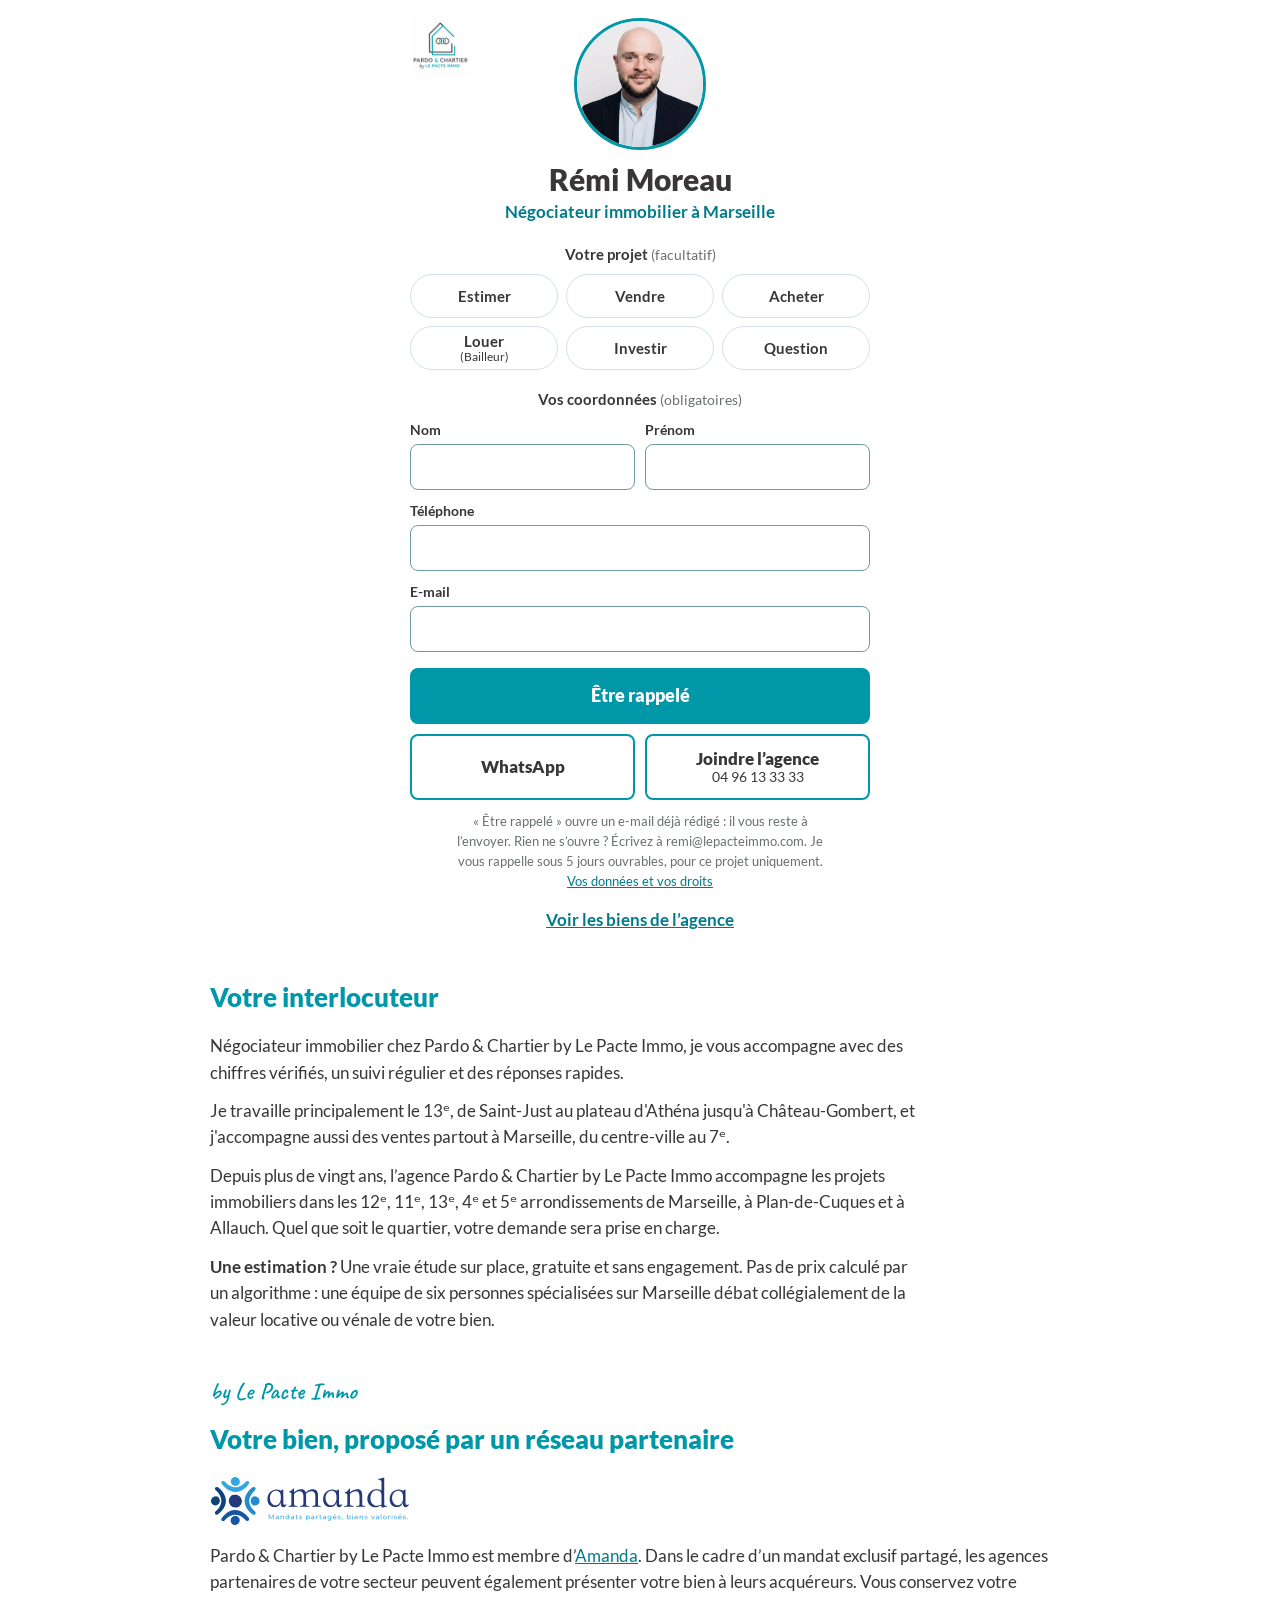
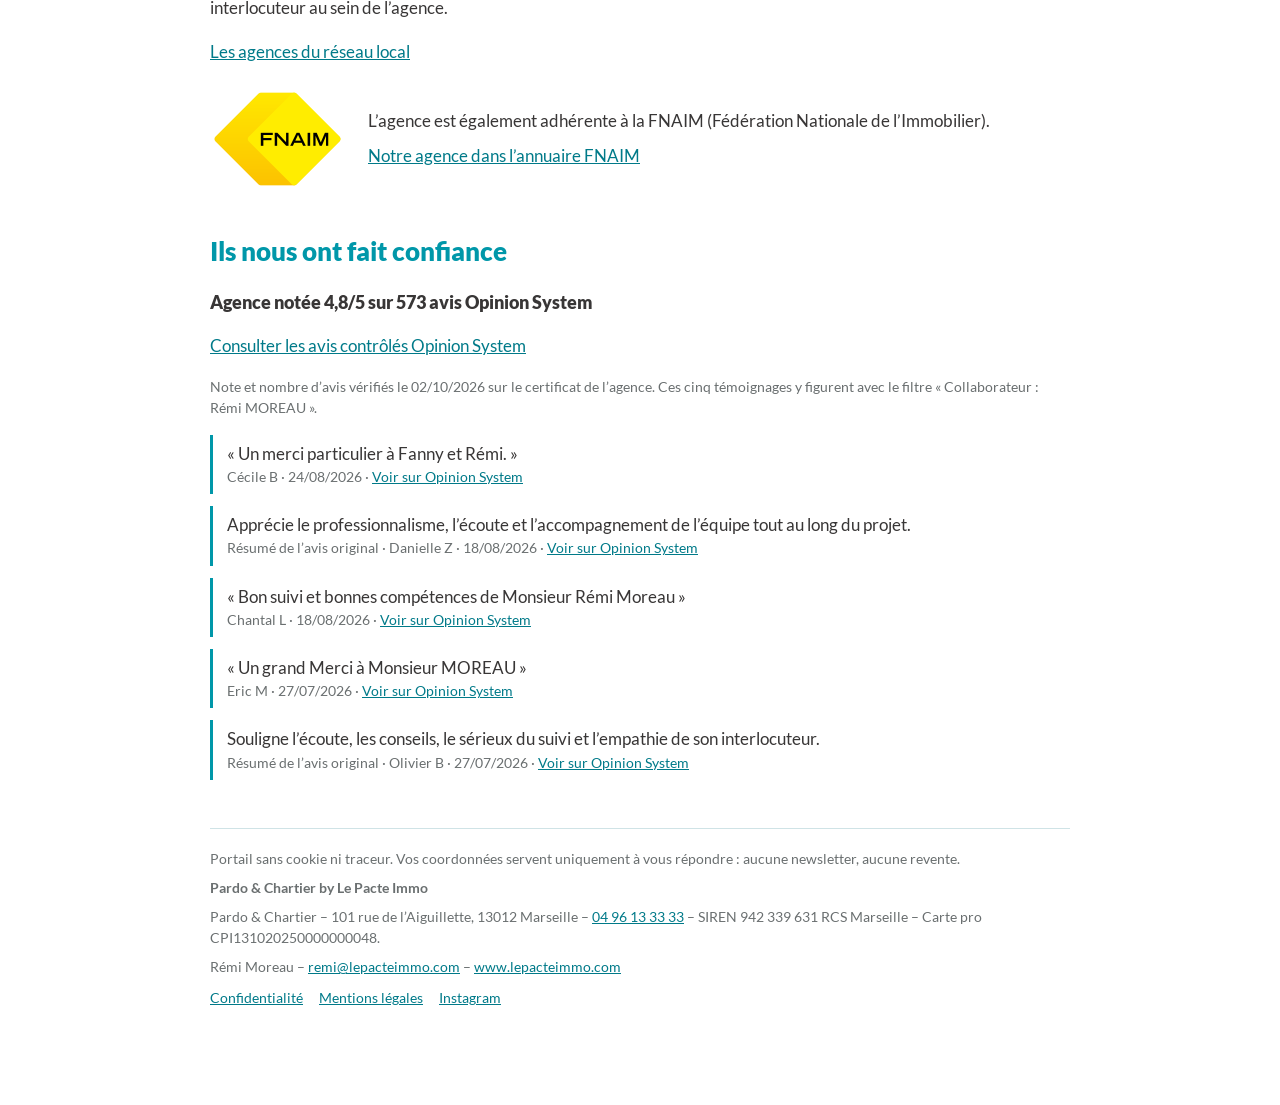
<file: index.html>
<!doctype html>
<html lang="fr">
<head>
<meta charset="utf-8">
<meta http-equiv="Content-Security-Policy" content="default-src 'none'; script-src 'self'; style-src 'self'; img-src 'self'; font-src 'self'; connect-src 'none'; form-action 'none'; base-uri 'none'">
<meta name="referrer" content="no-referrer">
<meta name="viewport" content="width=device-width,initial-scale=1,viewport-fit=cover">
<title>Rémi Moreau | Votre projet immobilier à Marseille</title>
<meta name="description" content="Vendre, acheter, louer, investir ou faire estimer un bien à Marseille : échangez directement avec Rémi Moreau, négociateur immobilier chez Pardo & Chartier by Le Pacte Immo.">
<meta property="og:title" content="Rémi Moreau | Votre projet immobilier à Marseille">
<meta property="og:description" content="Vendre, acheter, louer, investir ou faire estimer un bien : échangez directement avec moi.">
<meta property="og:image" content="https://remi-moreau-contact.vercel.app/apercu.jpg">
<meta property="og:image:width" content="1200">
<meta property="og:image:height" content="630">
<meta property="og:image:alt" content="Rémi Moreau, négociateur immobilier à Marseille – Pardo &amp; Chartier by Le Pacte Immo">
<meta property="og:type" content="website">
<meta property="og:url" content="https://remi-moreau-contact.vercel.app/">
<meta property="og:site_name" content="Pardo &amp; Chartier by Le Pacte Immo">
<meta property="og:locale" content="fr_FR">
<meta name="twitter:card" content="summary_large_image">
<link rel="canonical" href="https://remi-moreau-contact.vercel.app/">
<link rel="icon" href="remi-moreau.jpg">
<link rel="stylesheet" href="style.css?v=6">
</head>
<body>
<div class="wrap">
  <main>
    <section class="hero" aria-labelledby="qui">
      <img class="hero-logo" src="logo-pardo-chartier.png" alt="Pardo &amp; Chartier by Le Pacte Immo" width="64" height="64">
      <img class="hero-photo" src="portrait.webp" alt="Portrait de Rémi Moreau" width="132" height="132">
      <h1 id="qui">Rémi Moreau</h1>
      <p class="role">Négociateur immobilier à Marseille</p>

      <div class="projet">
        <p class="label" id="projet-label">Votre projet <small>(facultatif)</small></p>
        <div class="chips" role="group" aria-labelledby="projet-label">
          <button class="chip" type="button" aria-pressed="false" data-projet="Estimer mon bien">Estimer</button>
          <button class="chip" type="button" aria-pressed="false" data-projet="Vendre">Vendre</button>
          <button class="chip" type="button" aria-pressed="false" data-projet="Acheter">Acheter</button>
          <button class="chip" type="button" aria-pressed="false" data-projet="Louer mon bien (bailleur)">Louer <small>(Bailleur)</small></button>
          <button class="chip" type="button" aria-pressed="false" data-projet="Investir">Investir</button>
          <button class="chip" type="button" aria-pressed="false" data-projet="Une question">Question</button>
        </div>
      </div>

      <form class="lead" id="lead" aria-labelledby="coord-label" novalidate>
        <p class="label" id="coord-label">Vos coordonnées <small>(obligatoires)</small></p>
        <div class="row2">
          <label class="f" for="nom">Nom<input id="nom" name="nom" type="text" autocomplete="family-name" autocapitalize="words" spellcheck="false" enterkeyhint="next" maxlength="60" required></label>
          <label class="f" for="prenom">Prénom<input id="prenom" name="prenom" type="text" autocomplete="given-name" autocapitalize="words" spellcheck="false" enterkeyhint="next" maxlength="60" required></label>
        </div>
        <label class="f" for="tel">Téléphone<input id="tel" name="tel" type="tel" autocomplete="tel" inputmode="tel" enterkeyhint="next" maxlength="24" required></label>
        <label class="f" for="email">E-mail<input id="email" name="email" type="email" autocomplete="email" inputmode="email" autocapitalize="off" spellcheck="false" enterkeyhint="go" maxlength="120" required></label>
        <p class="msg err" id="err" role="alert" hidden></p>
      </form>

      <div class="actions">
        <a class="btn primary big" data-send="rappel" href="sms:+33609712791?&amp;body=Bonjour%20R%C3%A9mi%2C%20je%20vous%20demande%20de%20me%20rappeler%20au%20sujet%20de%20mon%20projet%20immobilier.">Être rappelé</a>
        <a class="btn ghost" data-send="whatsapp" href="https://wa.me/33609712791?text=Bonjour%20R%C3%A9mi%2C%20je%20vous%20%C3%A9cris%20au%20sujet%20de%20mon%20projet%20immobilier.%20Vous%20pouvez%20me%20r%C3%A9pondre%20ici%20ou%20me%20rappeler%20%C3%A0%20ce%20num%C3%A9ro." target="_blank" rel="noopener noreferrer">WhatsApp</a>
        <a class="btn ghost" href="tel:+33496133333" aria-label="Joindre l’agence au 04 96 13 33 33">Joindre l’agence<span class="num">04 96 13 33 33</span></a>
      </div>
      <p class="msg ok" id="sent" role="status" hidden></p>
      <p class="fine hint">« Être rappelé » ouvre un <span class="if-m">SMS</span><span class="if-d">e-mail</span> déjà rédigé : il vous reste à l’envoyer.<span class="if-d"> Rien ne s’ouvre ? Écrivez à remi@lepacteimmo.com.</span> Je vous rappelle sous 5 jours ouvrables, pour ce projet uniquement. <a href="confidentialite.html">Vos données et vos droits</a></p>
      <a class="more" href="https://www.leboncoin.fr/boutique/7014169/pardo_chartier_by_le_pacte_immo.htm#online_ads" target="_blank" rel="noopener noreferrer">Voir les biens de l’agence</a>
    </section>

    <h2>Votre interlocuteur</h2>
    <div class="about">
      <p>Négociateur immobilier chez Pardo &amp; Chartier by Le Pacte Immo, je vous accompagne avec des chiffres vérifiés, un suivi régulier et des réponses rapides.</p>
      <p>Je travaille principalement le 13ᵉ, de Saint-Just au plateau d'Athéna jusqu'à Château-Gombert, et j'accompagne aussi des ventes partout à Marseille, du centre-ville au 7ᵉ.</p>
      <p>Depuis plus de vingt ans, l’agence Pardo &amp; Chartier by Le Pacte Immo accompagne les projets immobiliers dans les 12ᵉ, 11ᵉ, 13ᵉ, 4ᵉ et 5ᵉ arrondissements de Marseille, à Plan-de-Cuques et à Allauch. Quel que soit le quartier, votre demande sera prise en charge.</p>
      <p><strong>Une estimation ?</strong> Une vraie étude sur place, gratuite et sans engagement. Pas de prix calculé par un algorithme : une équipe de six personnes spécialisées sur Marseille débat collégialement de la valeur locative ou vénale de votre bien.</p>
    </div>

    <p class="hand">by Le Pacte Immo</p>
    <h2>Votre bien, proposé par un réseau partenaire</h2>
    <p class="plogo"><a href="https://amanda.immo/" target="_blank" rel="noopener noreferrer" aria-label="Découvrir Amanda"><img src="amanda-logo.svg" alt="Amanda" width="200" height="50"></a></p>
    <p>Pardo &amp; Chartier by Le Pacte Immo est membre d’<a href="https://amanda.immo/" target="_blank" rel="noopener noreferrer">Amanda</a>. Dans le cadre d’un mandat exclusif partagé, les agences partenaires de votre secteur peuvent également présenter votre bien à leurs acquéreurs. Vous conservez votre interlocuteur au sein de l’agence.</p>
    <p><a href="https://phoceenne.amepi.fr/" target="_blank" rel="noopener noreferrer">Les agences du réseau local</a></p>
    <div class="partner">
      <a href="https://www.fnaim.fr/agence-immobiliere/923388/43-marseille-12-lepacteimmo.htm" target="_blank" rel="noopener noreferrer" aria-label="Notre agence adhérente à la FNAIM"><img src="fnaim-logo.png" alt="FNAIM" width="134" height="99"></a>
      <div>
        <p>L’agence est également adhérente à la FNAIM (Fédération Nationale de l’Immobilier).</p>
        <a href="https://www.fnaim.fr/agence-immobiliere/923388/43-marseille-12-lepacteimmo.htm" target="_blank" rel="noopener noreferrer">Notre agence dans l’annuaire FNAIM</a>
      </div>
    </div>

    <h2>Ils nous ont fait confiance</h2>
    <p class="rating">Agence notée 4,8/5 sur 573 avis Opinion System</p>
    <p><a href="https://www.opinionsystem.fr/fr-fr/certificate/3081" target="_blank" rel="noopener noreferrer">Consulter les avis contrôlés Opinion System</a></p>
    <p class="note">Note et nombre d’avis vérifiés le 02/10/2026 sur le certificat de l’agence. Ces cinq témoignages y figurent avec le filtre « Collaborateur : Rémi MOREAU ».</p>
    <ul class="reviews">
      <li><p>« Un merci particulier à Fanny et Rémi. »</p><p class="by">Cécile B · 24/08/2026 · <a href="https://www.opinionsystem.fr/fr-fr/certificate/3081" target="_blank" rel="noopener noreferrer">Voir sur Opinion System</a></p></li>
      <li><p>Apprécie le professionnalisme, l’écoute et l’accompagnement de l’équipe tout au long du projet.</p><p class="by">Résumé de l’avis original · Danielle Z · 18/08/2026 · <a href="https://www.opinionsystem.fr/fr-fr/certificate/3081" target="_blank" rel="noopener noreferrer">Voir sur Opinion System</a></p></li>
      <li><p>« Bon suivi et bonnes compétences de Monsieur Rémi Moreau »</p><p class="by">Chantal L · 18/08/2026 · <a href="https://www.opinionsystem.fr/fr-fr/certificate/3081" target="_blank" rel="noopener noreferrer">Voir sur Opinion System</a></p></li>
      <li><p>« Un grand Merci à Monsieur MOREAU »</p><p class="by">Eric M · 27/07/2026 · <a href="https://www.opinionsystem.fr/fr-fr/certificate/3081" target="_blank" rel="noopener noreferrer">Voir sur Opinion System</a></p></li>
      <li><p>Souligne l’écoute, les conseils, le sérieux du suivi et l’empathie de son interlocuteur.</p><p class="by">Résumé de l’avis original · Olivier B · 27/07/2026 · <a href="https://www.opinionsystem.fr/fr-fr/certificate/3081" target="_blank" rel="noopener noreferrer">Voir sur Opinion System</a></p></li>
    </ul>
  </main>

  <footer>
    <p>Portail sans cookie ni traceur. Vos coordonnées servent uniquement à vous répondre : aucune newsletter, aucune revente.</p>
    <p><strong>Pardo &amp; Chartier by Le Pacte Immo</strong></p>
    <p>Pardo &amp; Chartier – 101 rue de l’Aiguillette, 13012 Marseille – <a href="tel:+33496133333">04 96 13 33 33</a> – SIREN 942 339 631 RCS Marseille – Carte pro CPI131020250000000048.</p>
    <p>Rémi Moreau – <a href="mailto:remi@lepacteimmo.com">remi@lepacteimmo.com</a> – <a href="https://www.lepacteimmo.com/" target="_blank" rel="noopener noreferrer">www.lepacteimmo.com</a></p>
    <nav><a href="confidentialite.html">Confidentialité</a><a href="mentions.html">Mentions légales</a><a href="https://www.instagram.com/remi.lepacteimmo/" target="_blank" rel="noopener noreferrer">Instagram</a></nav>
  </footer>
</div>

<div class="bar">
  <a class="btn primary" data-send="rappel" href="sms:+33609712791?&amp;body=Bonjour%20R%C3%A9mi%2C%20je%20vous%20demande%20de%20me%20rappeler%20au%20sujet%20de%20mon%20projet%20immobilier.">Être rappelé</a>
  <a class="btn ghost" data-send="whatsapp" href="https://wa.me/33609712791?text=Bonjour%20R%C3%A9mi%2C%20je%20vous%20%C3%A9cris%20au%20sujet%20de%20mon%20projet%20immobilier.%20Vous%20pouvez%20me%20r%C3%A9pondre%20ici%20ou%20me%20rappeler%20%C3%A0%20ce%20num%C3%A9ro." target="_blank" rel="noopener noreferrer">WhatsApp</a>
  <a class="btn ghost" href="tel:+33496133333" aria-label="Joindre l’agence au 04 96 13 33 33">Joindre l’agence<span class="num">04 96 13 33 33</span></a>
</div>

<script src="app.js?v=6"></script>
</body>
</html>
</file>
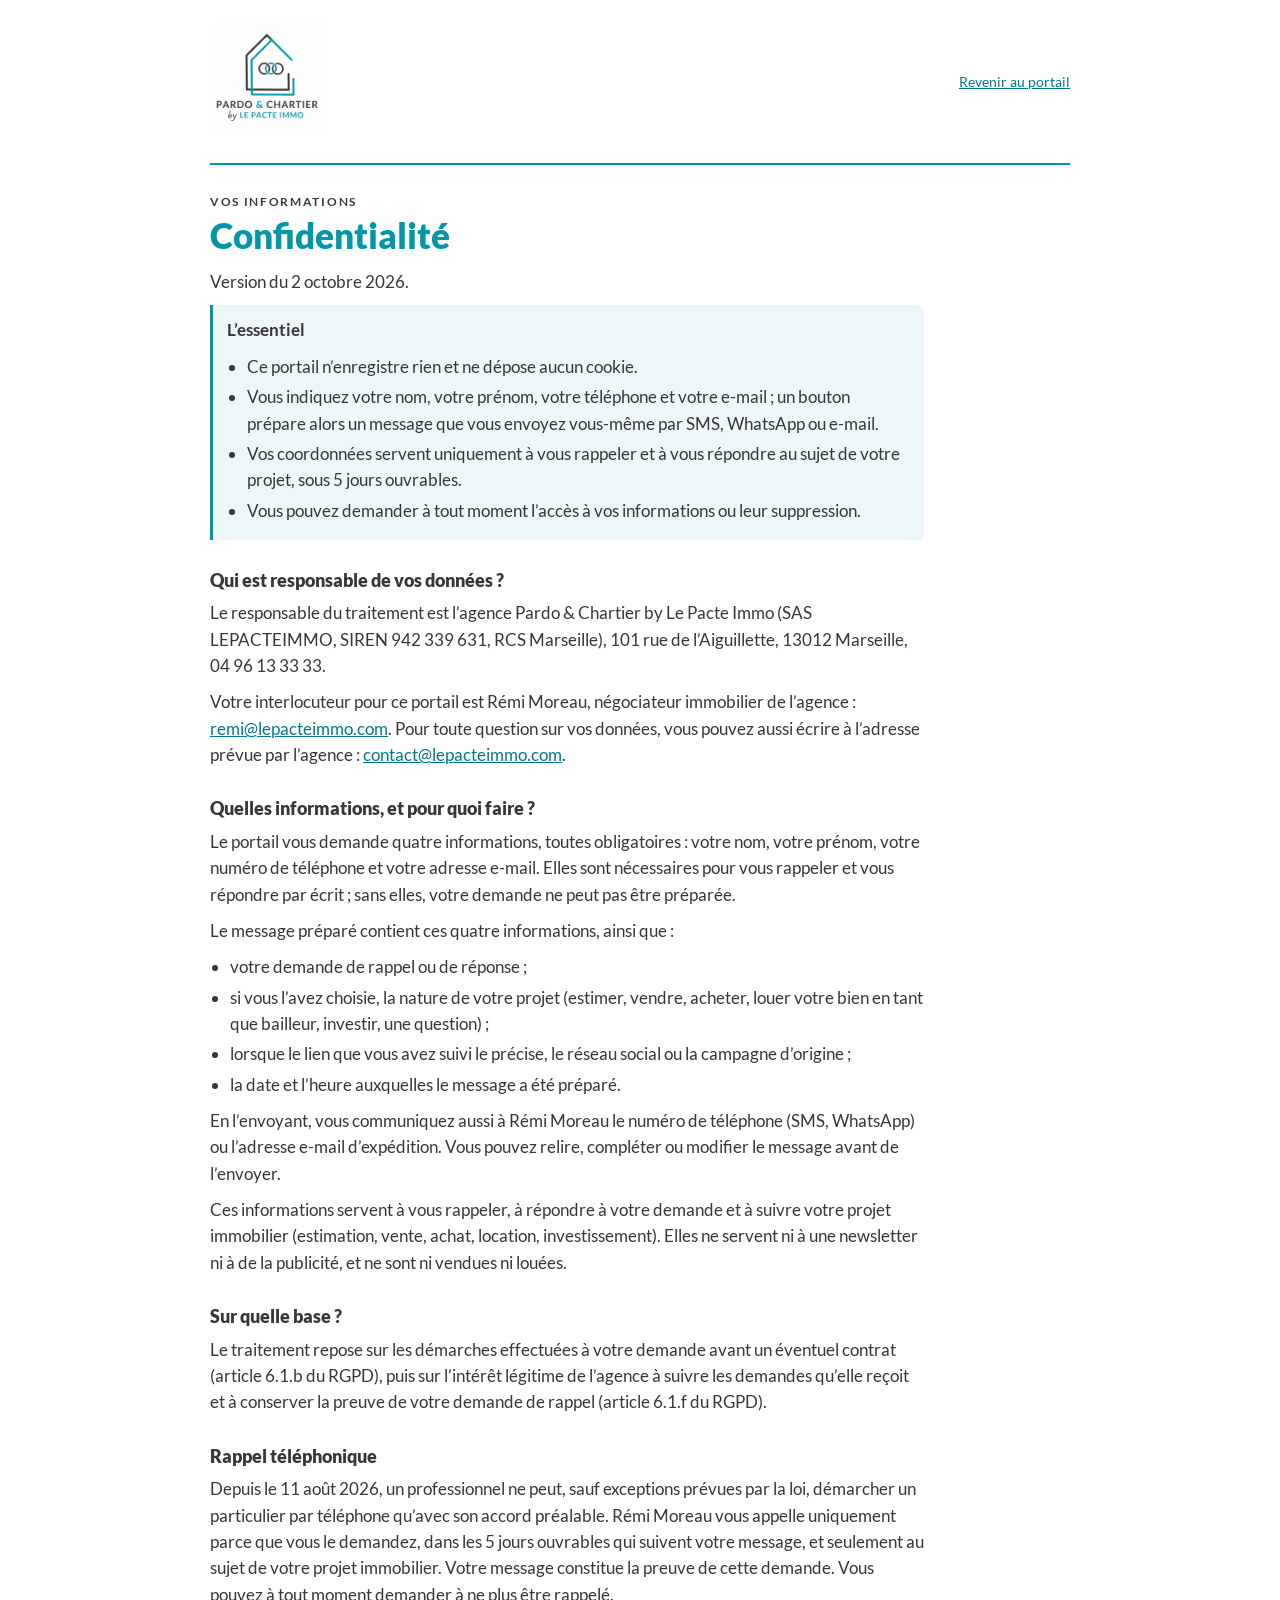
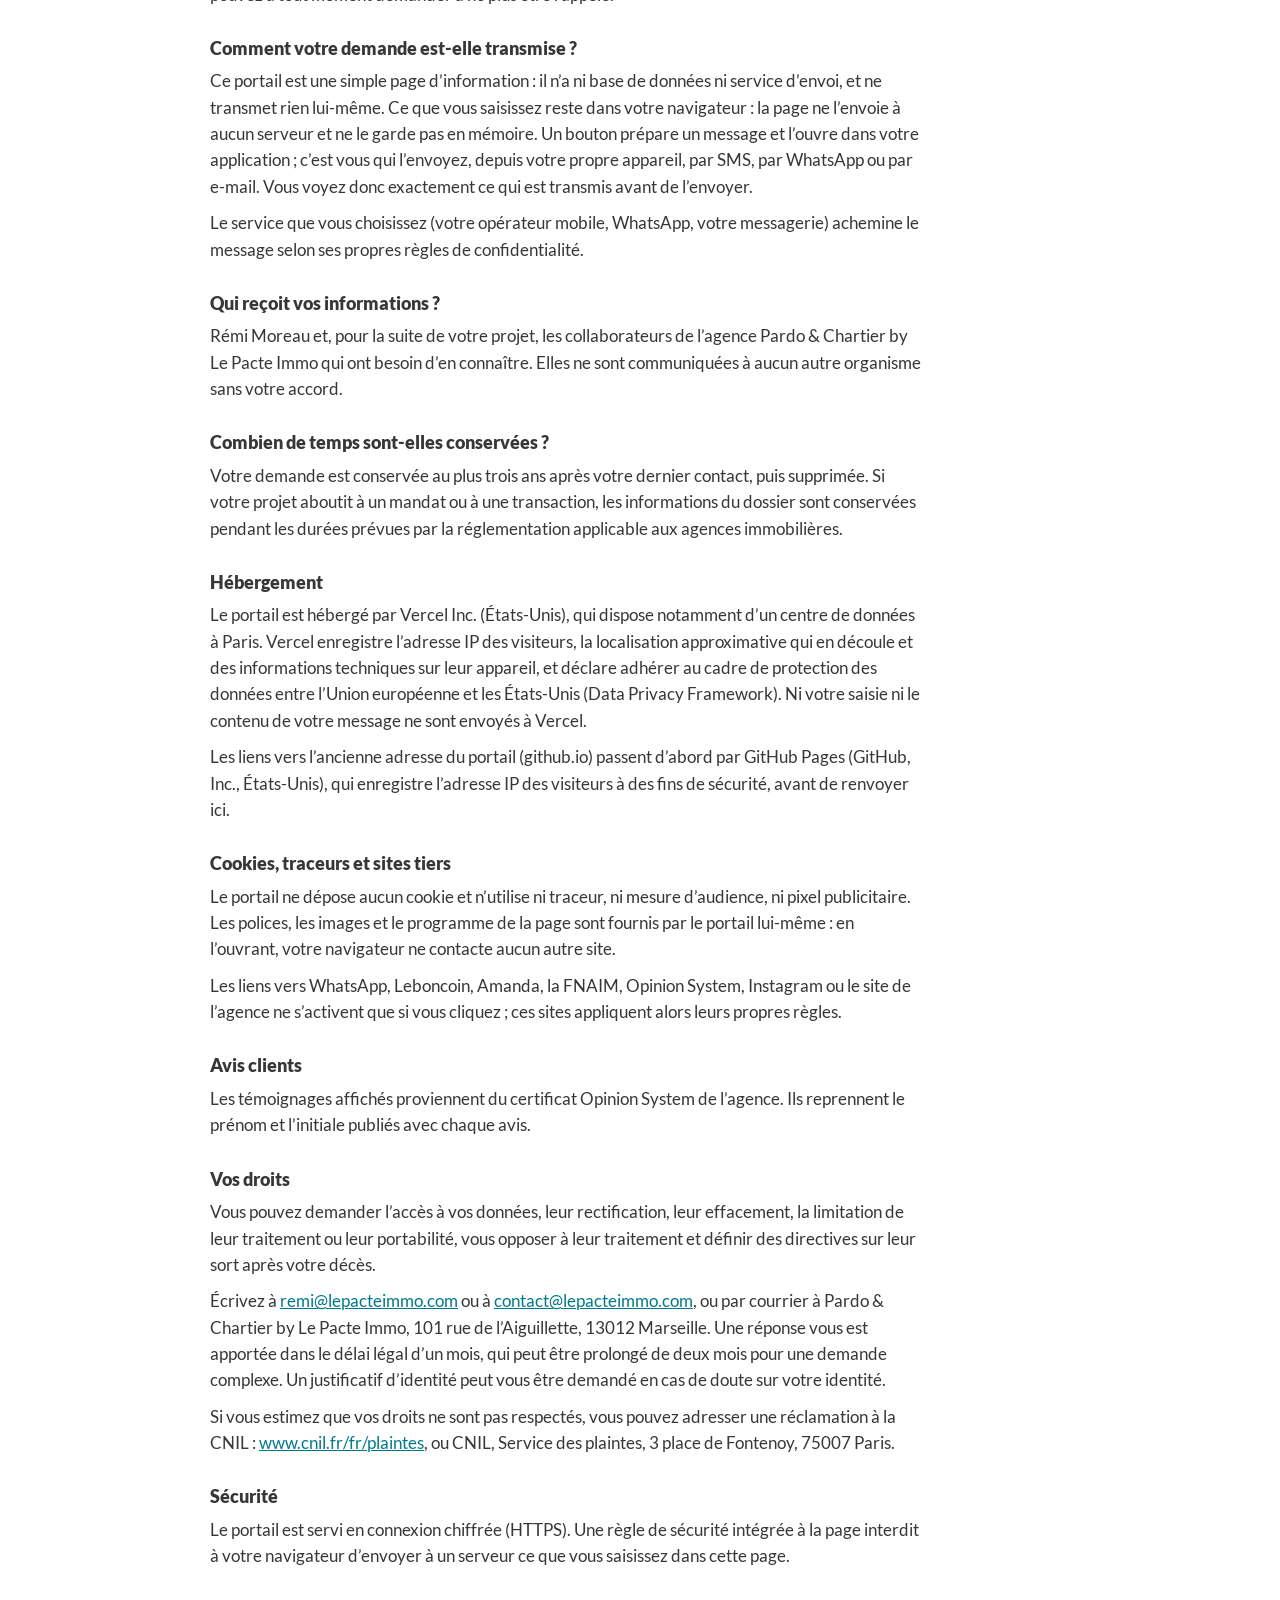
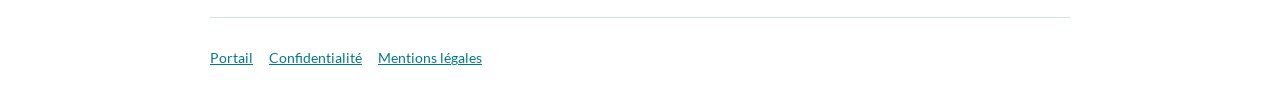
<file: confidentialite.html>
<!doctype html>
<html lang="fr">
<head>
<meta charset="utf-8">
<meta http-equiv="Content-Security-Policy" content="default-src 'none'; style-src 'self'; img-src 'self'; font-src 'self'; form-action 'none'; base-uri 'none'">
<meta name="referrer" content="no-referrer">
<meta name="viewport" content="width=device-width,initial-scale=1,viewport-fit=cover">
<title>Confidentialité | Rémi Moreau</title>
<link rel="icon" href="remi-moreau.jpg">
<link rel="stylesheet" href="style.css?v=6">
</head>
<body class="legal">
<div class="wrap page">
  <header class="top">
    <a href="index.html"><img src="logo-pardo-chartier.png" alt="Pardo &amp; Chartier by Le Pacte Immo" width="120" height="120"></a>
    <div class="who"><a href="index.html">Revenir au portail</a></div>
  </header>
  <main>
    <p class="eyebrow">Vos informations</p>
    <h1>Confidentialité</h1>
    <p>Version du 2 octobre 2026.</p>

    <div class="box">
      <p><strong>L’essentiel</strong></p>
      <ul>
        <li>Ce portail n’enregistre rien et ne dépose aucun cookie.</li>
        <li>Vous indiquez votre nom, votre prénom, votre téléphone et votre e-mail ; un bouton prépare alors un message que vous envoyez vous-même par SMS, WhatsApp ou e-mail.</li>
        <li>Vos coordonnées servent uniquement à vous rappeler et à vous répondre au sujet de votre projet, sous 5 jours ouvrables.</li>
        <li>Vous pouvez demander à tout moment l’accès à vos informations ou leur suppression.</li>
      </ul>
    </div>

    <h2>Qui est responsable de vos données ?</h2>
    <p>Le responsable du traitement est l’agence Pardo &amp; Chartier by Le Pacte Immo (SAS LEPACTEIMMO, SIREN 942 339 631, RCS Marseille), 101 rue de l’Aiguillette, 13012 Marseille, 04 96 13 33 33.</p>
    <p>Votre interlocuteur pour ce portail est Rémi Moreau, négociateur immobilier de l’agence : <a href="mailto:remi@lepacteimmo.com">remi@lepacteimmo.com</a>. Pour toute question sur vos données, vous pouvez aussi écrire à l’adresse prévue par l’agence : <a href="mailto:contact@lepacteimmo.com">contact@lepacteimmo.com</a>.</p>

    <h2>Quelles informations, et pour quoi faire ?</h2>
    <p>Le portail vous demande quatre informations, toutes obligatoires : votre nom, votre prénom, votre numéro de téléphone et votre adresse e-mail. Elles sont nécessaires pour vous rappeler et vous répondre par écrit ; sans elles, votre demande ne peut pas être préparée.</p>
    <p>Le message préparé contient ces quatre informations, ainsi que :</p>
    <ul>
      <li>votre demande de rappel ou de réponse ;</li>
      <li>si vous l’avez choisie, la nature de votre projet (estimer, vendre, acheter, louer votre bien en tant que bailleur, investir, une question) ;</li>
      <li>lorsque le lien que vous avez suivi le précise, le réseau social ou la campagne d’origine ;</li>
      <li>la date et l’heure auxquelles le message a été préparé.</li>
    </ul>
    <p>En l’envoyant, vous communiquez aussi à Rémi Moreau le numéro de téléphone (SMS, WhatsApp) ou l’adresse e-mail d’expédition. Vous pouvez relire, compléter ou modifier le message avant de l’envoyer.</p>
    <p>Ces informations servent à vous rappeler, à répondre à votre demande et à suivre votre projet immobilier (estimation, vente, achat, location, investissement). Elles ne servent ni à une newsletter ni à de la publicité, et ne sont ni vendues ni louées.</p>

    <h2>Sur quelle base ?</h2>
    <p>Le traitement repose sur les démarches effectuées à votre demande avant un éventuel contrat (article 6.1.b du RGPD), puis sur l’intérêt légitime de l’agence à suivre les demandes qu’elle reçoit et à conserver la preuve de votre demande de rappel (article 6.1.f du RGPD).</p>

    <h2>Rappel téléphonique</h2>
    <p>Depuis le 11 août 2026, un professionnel ne peut, sauf exceptions prévues par la loi, démarcher un particulier par téléphone qu’avec son accord préalable. Rémi Moreau vous appelle uniquement parce que vous le demandez, dans les 5 jours ouvrables qui suivent votre message, et seulement au sujet de votre projet immobilier. Votre message constitue la preuve de cette demande. Vous pouvez à tout moment demander à ne plus être rappelé.</p>

    <h2>Comment votre demande est-elle transmise ?</h2>
    <p>Ce portail est une simple page d’information : il n’a ni base de données ni service d’envoi, et ne transmet rien lui-même. Ce que vous saisissez reste dans votre navigateur : la page ne l’envoie à aucun serveur et ne le garde pas en mémoire. Un bouton prépare un message et l’ouvre dans votre application ; c’est vous qui l’envoyez, depuis votre propre appareil, par SMS, par WhatsApp ou par e-mail. Vous voyez donc exactement ce qui est transmis avant de l’envoyer.</p>
    <p>Le service que vous choisissez (votre opérateur mobile, WhatsApp, votre messagerie) achemine le message selon ses propres règles de confidentialité.</p>

    <h2>Qui reçoit vos informations ?</h2>
    <p>Rémi Moreau et, pour la suite de votre projet, les collaborateurs de l’agence Pardo &amp; Chartier by Le Pacte Immo qui ont besoin d’en connaître. Elles ne sont communiquées à aucun autre organisme sans votre accord.</p>

    <h2>Combien de temps sont-elles conservées ?</h2>
    <p>Votre demande est conservée au plus trois ans après votre dernier contact, puis supprimée. Si votre projet aboutit à un mandat ou à une transaction, les informations du dossier sont conservées pendant les durées prévues par la réglementation applicable aux agences immobilières.</p>

    <h2>Hébergement</h2>
    <p>Le portail est hébergé par Vercel Inc. (États-Unis), qui dispose notamment d’un centre de données à Paris. Vercel enregistre l’adresse IP des visiteurs, la localisation approximative qui en découle et des informations techniques sur leur appareil, et déclare adhérer au cadre de protection des données entre l’Union européenne et les États-Unis (Data Privacy Framework). Ni votre saisie ni le contenu de votre message ne sont envoyés à Vercel.</p>
    <p>Les liens vers l’ancienne adresse du portail (github.io) passent d’abord par GitHub Pages (GitHub, Inc., États-Unis), qui enregistre l’adresse IP des visiteurs à des fins de sécurité, avant de renvoyer ici.</p>

    <h2>Cookies, traceurs et sites tiers</h2>
    <p>Le portail ne dépose aucun cookie et n’utilise ni traceur, ni mesure d’audience, ni pixel publicitaire. Les polices, les images et le programme de la page sont fournis par le portail lui-même : en l’ouvrant, votre navigateur ne contacte aucun autre site.</p>
    <p>Les liens vers WhatsApp, Leboncoin, Amanda, la FNAIM, Opinion System, Instagram ou le site de l’agence ne s’activent que si vous cliquez ; ces sites appliquent alors leurs propres règles.</p>

    <h2>Avis clients</h2>
    <p>Les témoignages affichés proviennent du certificat Opinion System de l’agence. Ils reprennent le prénom et l’initiale publiés avec chaque avis.</p>

    <h2>Vos droits</h2>
    <p>Vous pouvez demander l’accès à vos données, leur rectification, leur effacement, la limitation de leur traitement ou leur portabilité, vous opposer à leur traitement et définir des directives sur leur sort après votre décès.</p>
    <p>Écrivez à <a href="mailto:remi@lepacteimmo.com">remi@lepacteimmo.com</a> ou à <a href="mailto:contact@lepacteimmo.com">contact@lepacteimmo.com</a>, ou par courrier à Pardo &amp; Chartier by Le Pacte Immo, 101 rue de l’Aiguillette, 13012 Marseille. Une réponse vous est apportée dans le délai légal d’un mois, qui peut être prolongé de deux mois pour une demande complexe. Un justificatif d’identité peut vous être demandé en cas de doute sur votre identité.</p>
    <p>Si vous estimez que vos droits ne sont pas respectés, vous pouvez adresser une réclamation à la CNIL : <a href="https://www.cnil.fr/fr/plaintes" target="_blank" rel="noopener noreferrer">www.cnil.fr/fr/plaintes</a>, ou CNIL, Service des plaintes, 3 place de Fontenoy, 75007 Paris.</p>

    <h2>Sécurité</h2>
    <p>Le portail est servi en connexion chiffrée (HTTPS). Une règle de sécurité intégrée à la page interdit à votre navigateur d’envoyer à un serveur ce que vous saisissez dans cette page.</p>
  </main>
  <footer><nav><a href="index.html">Portail</a><a href="confidentialite.html">Confidentialité</a><a href="mentions.html">Mentions légales</a></nav></footer>
</div>
</body>
</html>
</file>
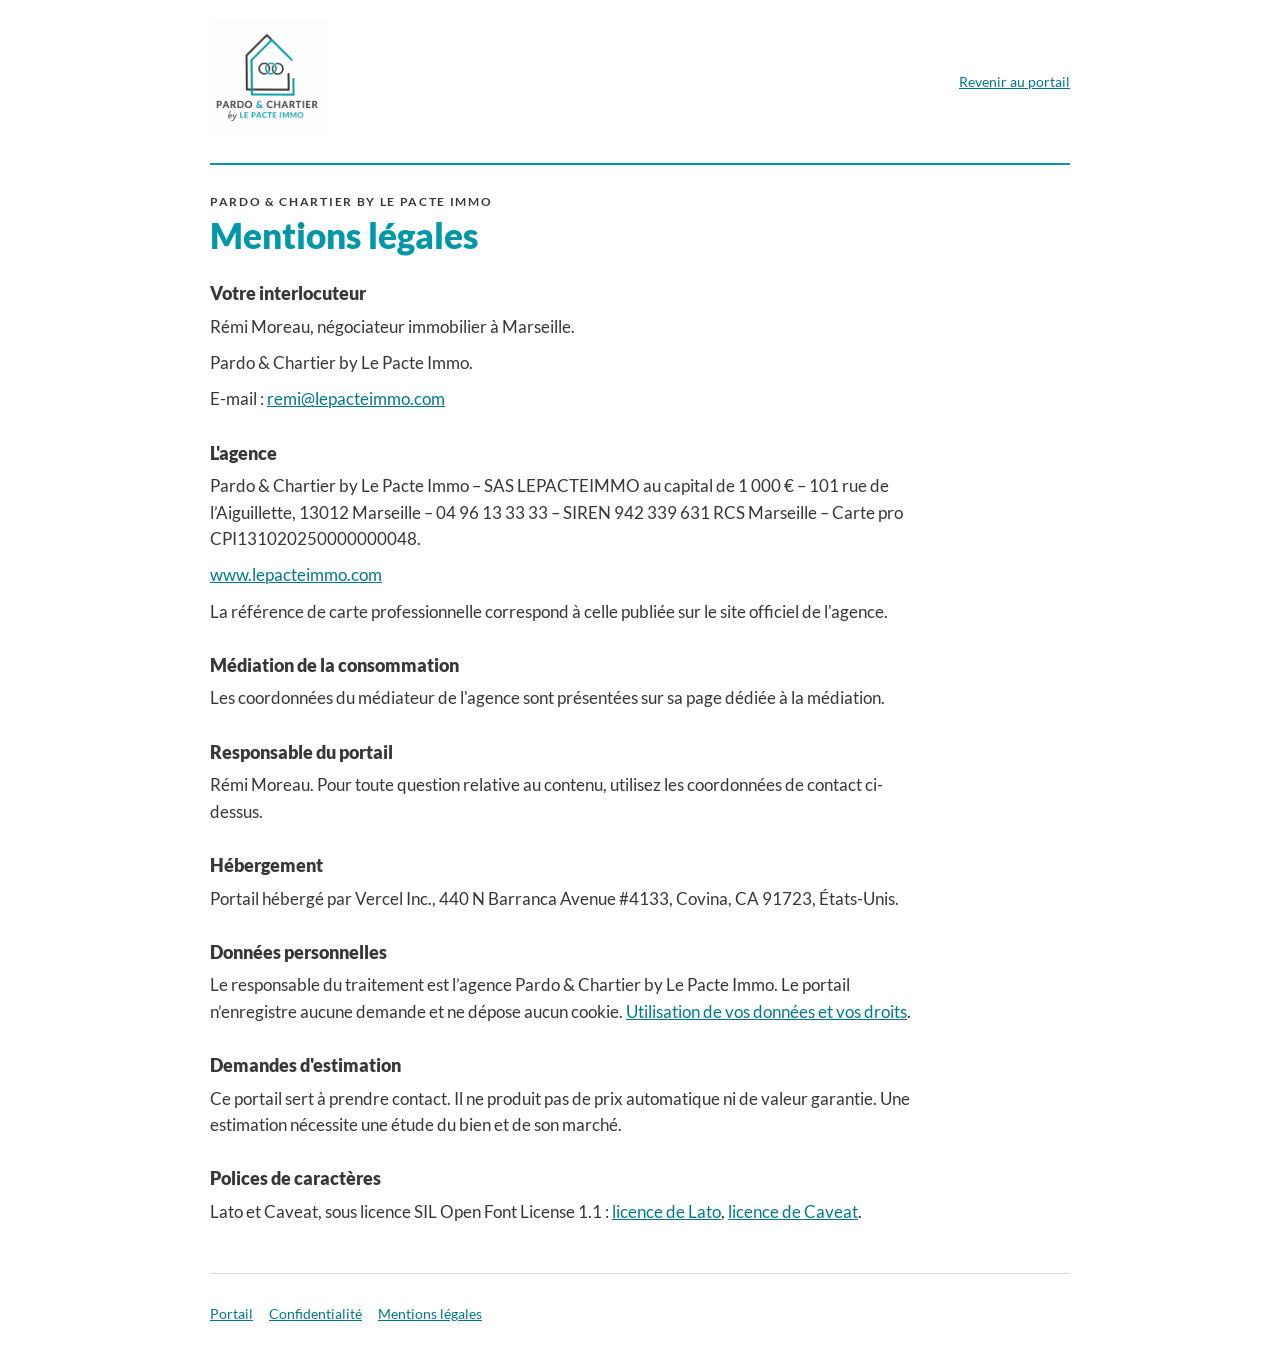
<file: mentions.html>
<!doctype html>
<html lang="fr">
<head>
<meta charset="utf-8">
<meta http-equiv="Content-Security-Policy" content="default-src 'none'; style-src 'self'; img-src 'self'; font-src 'self'; form-action 'none'; base-uri 'none'">
<meta name="referrer" content="no-referrer">
<meta name="viewport" content="width=device-width,initial-scale=1,viewport-fit=cover">
<title>Mentions légales | Rémi Moreau</title>
<link rel="icon" href="remi-moreau.jpg">
<link rel="stylesheet" href="style.css?v=6">
</head>
<body class="legal">
<div class="wrap page">
  <header class="top">
    <a href="index.html"><img src="logo-pardo-chartier.png" alt="Pardo &amp; Chartier by Le Pacte Immo" width="120" height="120"></a>
    <div class="who"><a href="index.html">Revenir au portail</a></div>
  </header>
  <main>
    <p class="eyebrow">Pardo &amp; Chartier by Le Pacte Immo</p>
    <h1>Mentions légales</h1>
    <h2>Votre interlocuteur</h2>
    <p>Rémi Moreau, négociateur immobilier à Marseille.</p>
    <p>Pardo &amp; Chartier by Le Pacte Immo.</p>
    <p>E-mail : <a href="mailto:remi@lepacteimmo.com">remi@lepacteimmo.com</a></p>
    <h2>L'agence</h2>
    <p>Pardo &amp; Chartier by Le Pacte Immo – SAS LEPACTEIMMO au capital de 1 000 € – 101 rue de l’Aiguillette, 13012 Marseille – 04 96 13 33 33 – SIREN 942 339 631 RCS Marseille – Carte pro CPI131020250000000048.</p>
    <p><a href="https://www.lepacteimmo.com/" target="_blank" rel="noopener noreferrer">www.lepacteimmo.com</a></p>
    <p>La référence de carte professionnelle correspond à celle publiée sur le site officiel de l'agence.</p>
    <h2>Médiation de la consommation</h2>
    <p>Les coordonnées du médiateur de l'agence sont présentées sur sa page dédiée à la médiation.</p>
    <h2>Responsable du portail</h2>
    <p>Rémi Moreau. Pour toute question relative au contenu, utilisez les coordonnées de contact ci-dessus.</p>
    <h2>Hébergement</h2>
    <p>Portail hébergé par Vercel Inc., 440 N Barranca Avenue #4133, Covina, CA 91723, États-Unis.</p>
    <h2>Données personnelles</h2>
    <p>Le responsable du traitement est l’agence Pardo &amp; Chartier by Le Pacte Immo. Le portail n’enregistre aucune demande et ne dépose aucun cookie. <a href="confidentialite.html">Utilisation de vos données et vos droits</a>.</p>
    <h2>Demandes d'estimation</h2>
    <p>Ce portail sert à prendre contact. Il ne produit pas de prix automatique ni de valeur garantie. Une estimation nécessite une étude du bien et de son marché.</p>
    <h2>Polices de caractères</h2>
    <p>Lato et Caveat, sous licence SIL Open Font License 1.1 : <a href="LICENCE-Lato.txt">licence de Lato</a>, <a href="LICENCE-Caveat.txt">licence de Caveat</a>.</p>
  </main>
  <footer><nav><a href="index.html">Portail</a><a href="confidentialite.html">Confidentialité</a><a href="mentions.html">Mentions légales</a></nav></footer>
</div>
</body>
</html>
</file>
<file: style.css>
/* Portail Rémi Moreau — charte Le Pacte Immo : turquoise #0097a9, anthracite #383636, blanc ; Lato + Caveat */
/* Polices servies par le portail lui-même : aucun appel à un site tiers. Lato et Caveat sont sous licence SIL Open Font License 1.1 (voir LICENCE-Lato.txt et LICENCE-Caveat.txt). */
@font-face{font-family:"Lato";font-style:normal;font-weight:400;font-display:swap;src:url(lato-latin-400-normal.woff2) format("woff2")}
@font-face{font-family:"Lato";font-style:normal;font-weight:700;font-display:swap;src:url(lato-latin-700-normal.woff2) format("woff2")}
@font-face{font-family:"Lato";font-style:normal;font-weight:900;font-display:swap;src:url(lato-latin-900-normal.woff2) format("woff2")}
@font-face{font-family:"Caveat";font-style:normal;font-weight:600;font-display:swap;src:url(caveat-latin-600-normal.woff2) format("woff2")}
:root{
  --bg:#ffffff; --surface:#ffffff; --ink:#383636; --muted:#6a6f70;
  --accent:#0097a9; --accent-dark:#007a89; --line:#cfe3e6; --soft:#eef7f8; --err:#b3261e;
  --body:"Lato",system-ui,-apple-system,"Segoe UI",sans-serif;
  --hand:"Caveat","Segoe Script",cursive;
}
*{box-sizing:border-box}
html{scroll-behavior:smooth}
body{margin:0;background:var(--bg);color:var(--ink);font-family:var(--body);font-size:17px;line-height:1.55;padding:0 20px 96px}
body.legal{padding-bottom:40px}
.wrap{max-width:860px;margin:0 auto}
a{color:var(--accent-dark)}
:focus-visible{outline:3px solid var(--accent);outline-offset:2px}

/* En-tête des pages légales */
.top{display:flex;justify-content:space-between;align-items:center;gap:16px;padding:18px 0;border-bottom:2px solid var(--accent)}
.top img{width:120px;height:auto}
.top .who{text-align:right;font-size:.9rem}
.top .who strong{display:block}

.eyebrow{font-size:.75rem;letter-spacing:.14em;text-transform:uppercase;font-weight:700;margin:32px 0 0}
h1{line-height:1;color:var(--accent);font-weight:900;margin:6px 0 16px}
h2{font-size:1.6rem;color:var(--accent);margin:44px 0 16px;font-weight:900;text-wrap:balance}

.btn{display:inline-flex;align-items:center;justify-content:center;gap:8px;font:inherit;font-weight:900;border-radius:8px;padding:12px 20px;cursor:pointer;text-decoration:none;border:2px solid var(--accent)}
.btn.primary{background:var(--accent);color:#fff}
.btn.primary:hover{background:var(--accent-dark);border-color:var(--accent-dark)}
.btn.ghost{background:#fff;color:var(--ink)}
.btn.ghost:hover{background:var(--soft)}

/* Haut de page : portrait, nom, projet d'un geste, trois moyens de contact */
.hero{position:relative;max-width:460px;margin:0 auto;padding-top:18px;text-align:center}
.hero-logo{position:absolute;left:0;top:14px;width:64px;height:64px}
.hero-photo{display:block;width:132px;height:132px;margin:0 auto;border-radius:50%;object-fit:cover;border:3px solid var(--accent)}
.hero h1{font-size:1.9rem;line-height:1.15;color:var(--ink);margin:12px 0 0}
.role{margin:2px 0 0;color:var(--accent-dark);font-weight:700}
.projet{display:none;margin-top:18px}
.js .projet{display:block}
.label{margin:0 0 8px;font-size:.92rem;font-weight:700}
.label small{font-weight:400;font-size:.85rem;color:var(--muted)}
.chips{display:grid;grid-template-columns:repeat(3,1fr);gap:8px}
.chip{font:inherit;font-size:.95rem;font-weight:700;line-height:1.2;color:var(--ink);background:#fff;border:1.5px solid var(--line);border-radius:999px;min-height:44px;padding:4px;cursor:pointer}
.chip small{display:block;font-size:.78rem;font-weight:400}
.chip:hover{border-color:var(--accent);background:var(--soft)}
.chip[aria-pressed="true"]{background:var(--accent-dark);border-color:var(--accent-dark);color:#fff}
/* Coordonnées : quatre champs, repris dans le message que le visiteur envoie lui-même */
.lead{display:none;gap:10px;margin-top:18px;text-align:left}
.js .lead{display:grid}
.lead .label{margin:0 0 -2px;text-align:center}
.row2{display:grid;grid-template-columns:1fr 1fr;gap:10px}
label.f{display:flex;flex-direction:column;gap:3px;min-width:0;font-size:.88rem;font-weight:700}
.lead input{font:inherit;font-size:1rem;font-weight:400;color:var(--ink);background:#fff;border:1.5px solid #6f9aa1;border-radius:8px;box-shadow:none;-webkit-appearance:none;appearance:none;min-height:46px;padding:9px 12px;width:100%;scroll-margin-top:150px}
.lead input[aria-invalid="true"]{border-color:var(--err);box-shadow:0 0 0 1px var(--err)}
.msg{margin:0;font-size:.9rem;font-weight:700}
.msg.err{color:var(--err)}
.msg.ok{color:var(--accent-dark);text-align:center;margin-top:12px}
.actions{display:grid;grid-template-columns:1fr 1fr;gap:10px;margin-top:16px}
.actions .btn{min-width:0;min-height:50px;padding:12px 8px;text-align:center}
.actions .big{grid-column:1/-1;min-height:56px;font-size:1.15rem}
.fine.hint{margin:12px auto 0;max-width:30em}
.if-d{display:none}
.is-desktop .if-d{display:inline}
.is-desktop .if-m{display:none}
.more{display:inline-block;margin-top:16px;font-weight:700}

.about{max-width:42em}
.about p{margin:0 0 12px}
.hand{font-family:var(--hand);color:var(--accent);font-size:1.5rem;margin:40px 0 -34px}

.rating{font-weight:900;font-size:1.15rem;margin:0 0 6px}
.note{font-size:.85rem;color:var(--muted)}
.reviews{display:grid;gap:12px;margin-top:16px;padding:0;list-style:none}
.reviews li{border-left:3px solid var(--accent);padding:6px 0 6px 14px}
.reviews p{margin:0}
.reviews .by{font-size:.85rem;color:var(--muted)}

footer{margin-top:48px;padding-top:20px;border-top:1px solid var(--line);font-size:.85rem;color:var(--muted)}
footer p{margin:0 0 8px}
footer nav{display:flex;flex-wrap:wrap;gap:16px;margin-top:10px}

/* Barre du bas : visible seulement quand les boutons du haut ne sont plus à l'écran */
.bar{position:fixed;left:0;right:0;bottom:0;background:#fff;border-top:1px solid var(--line);padding:10px 16px calc(10px + env(safe-area-inset-bottom,0px));display:flex;justify-content:center;gap:10px;z-index:5;transform:translateY(110%);visibility:hidden;transition:transform .25s ease,visibility .25s}
.bar.on{transform:none;visibility:visible}

.fine{font-size:.8rem;color:var(--muted);margin:0}
[hidden]{display:none!important}

.page h1{font-size:2.2rem;color:var(--accent)}
.page h2{font-size:1.15rem;margin:26px 0 6px;color:var(--ink)}
.page p{margin:0 0 10px;max-width:42em}
.page .eyebrow{margin:28px 0 0}
.page ul{margin:0 0 10px;padding-left:1.2em;max-width:42em}
.page li{margin:0 0 4px}
.page .box{background:var(--soft);border-left:3px solid var(--accent);border-radius:0 8px 8px 0;padding:12px 14px;max-width:42em;margin:0 0 14px}
.page .box p:last-child,.page .box ul:last-child{margin-bottom:0}
@media (prefers-reduced-motion:reduce){html{scroll-behavior:auto}.bar{transition:none}}
.partner{display:flex;align-items:center;gap:24px;margin-top:24px}
.partner>a{flex:none}
.partner img{display:block;width:134px;height:auto}
.partner p{margin:0 0 8px}
@media (max-width:440px){.partner{gap:16px}.partner img{width:104px}}
.btn .num{font-weight:400;font-variant-numeric:tabular-nums}
.btn .num::before{content:"·";margin-right:8px;font-weight:900}
@media (max-width:700px){.btn .num{display:none}}
@media (min-width:701px){.actions .btn{flex-direction:column;gap:0;line-height:1.25}.actions .num{font-size:.85rem}.actions .num::before{content:none}}
@media (max-width:600px){.bar{gap:8px;padding-left:10px;padding-right:10px}.bar .btn{flex:1 1 auto;min-width:0;padding:10px 8px;font-size:.84rem;line-height:1.2;text-align:center}}
@media (max-width:340px){.hero-logo{width:52px;height:52px}.hero h1{font-size:1.7rem}.chip{font-size:.9rem}.actions{grid-template-columns:2fr 3fr}}
.plogo{margin:0 0 16px}
.plogo a{display:block;width:200px}
.plogo img{display:block;width:100%;height:auto}
</file>
